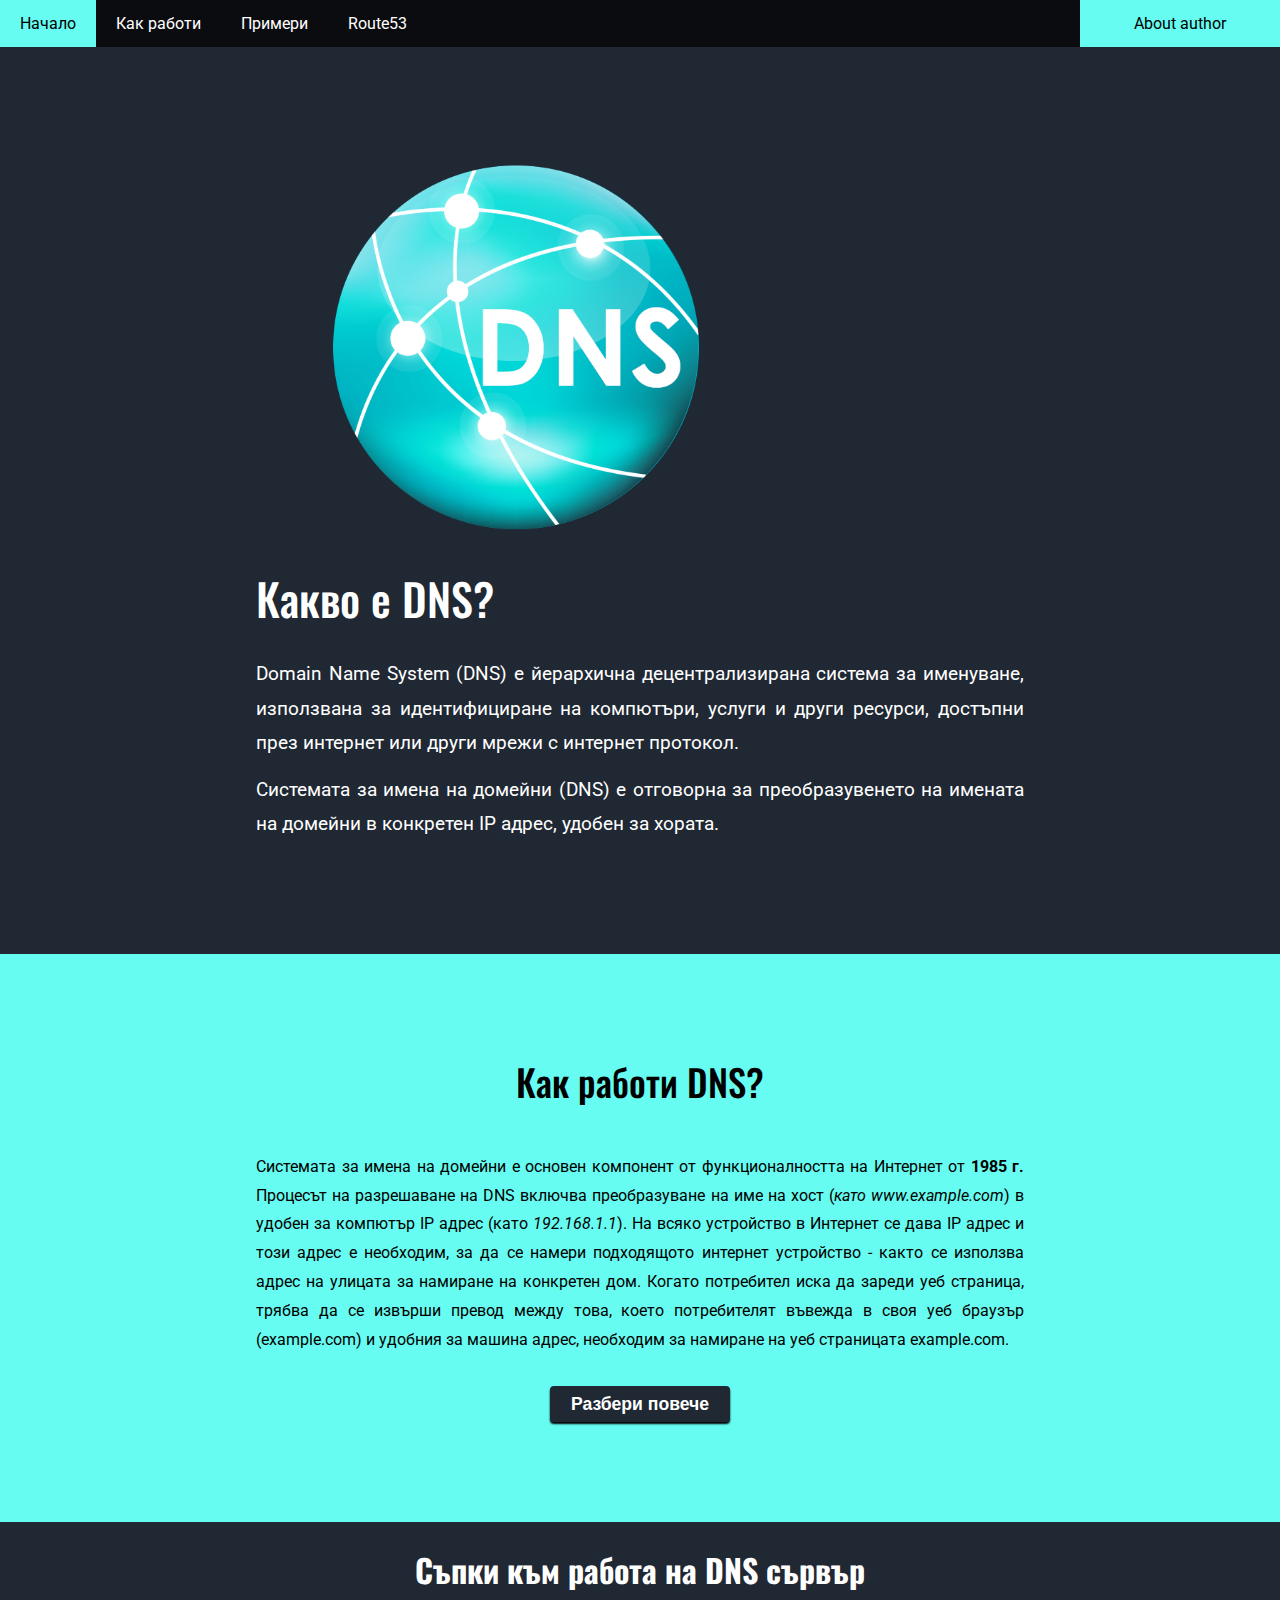
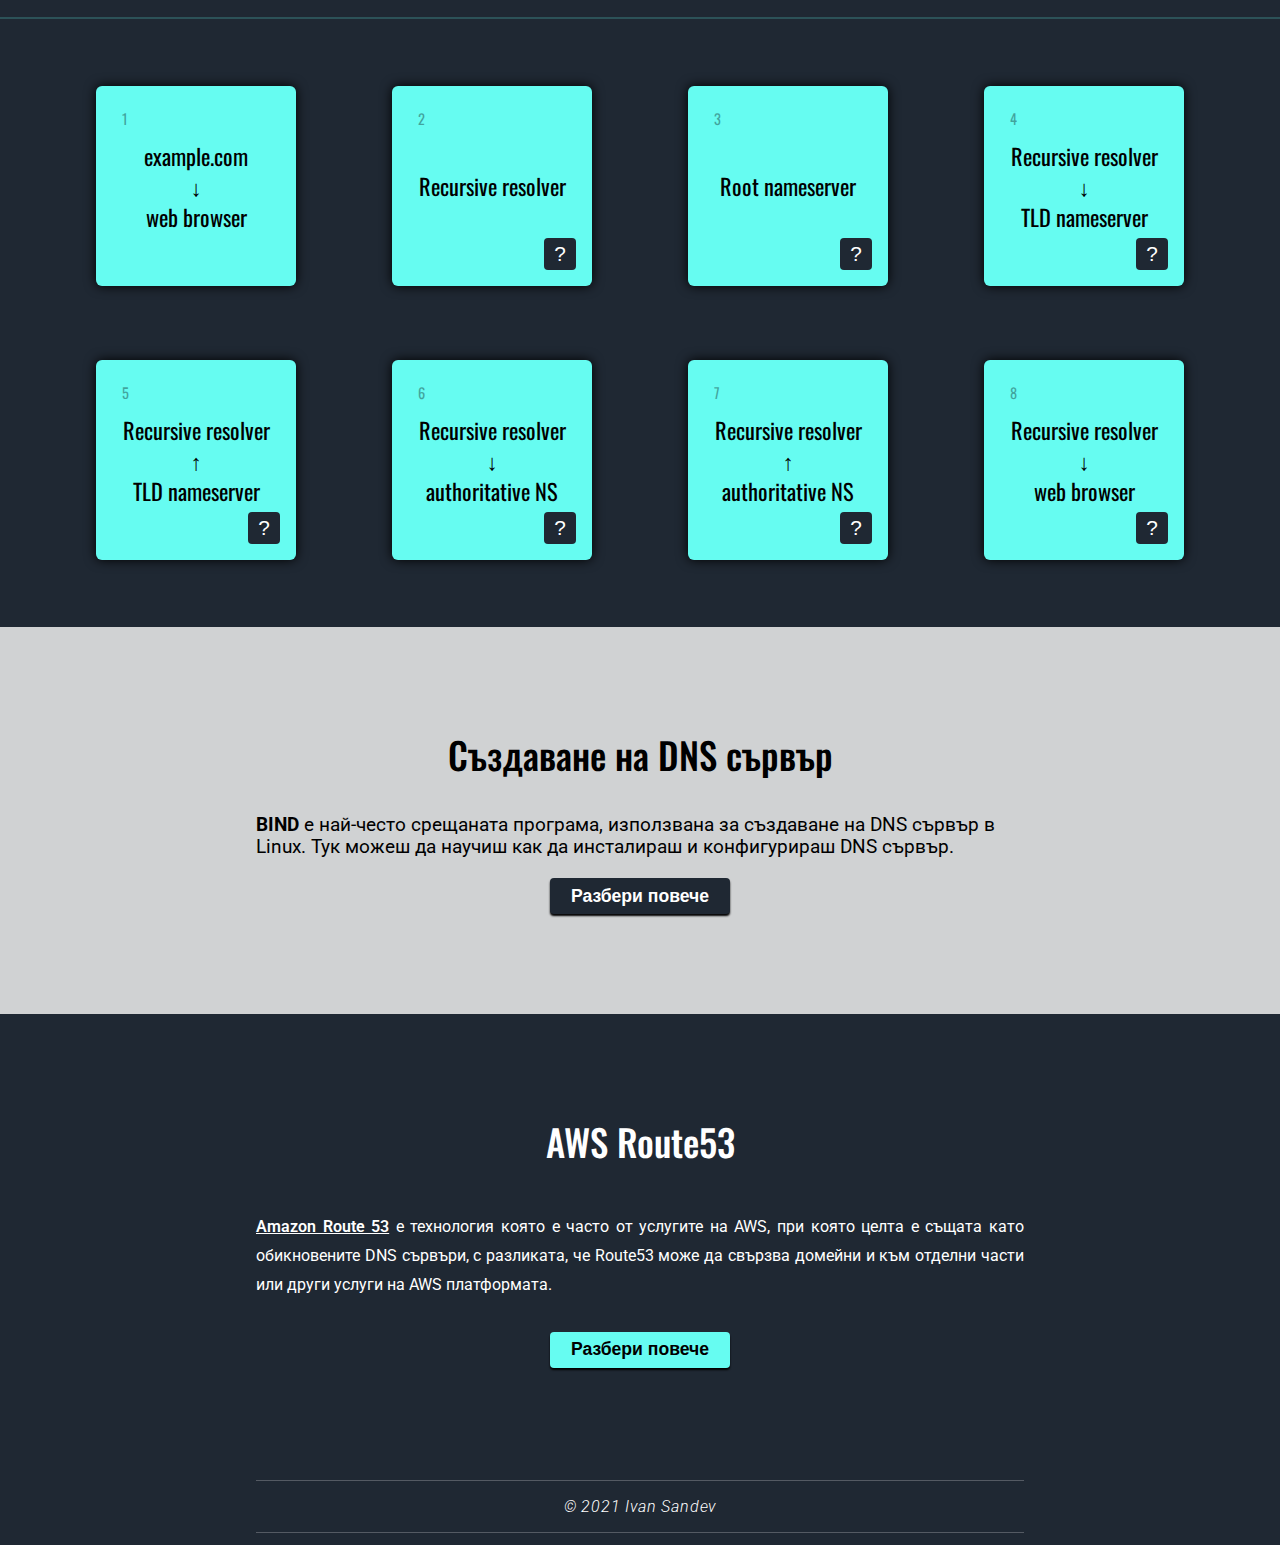
<file: index.html>
<!DOCTYPE html>
<html lang="en">

<head>
    <meta charset="UTF-8">
    <meta http-equiv="X-UA-Compatible" content="IE=edge">
    <meta name="viewport" content="width=device-width, initial-scale=1.0">
    <title>DNS Server</title>
    <!-- CSS -->
    <link rel="stylesheet" href="css/style.css">
    <!-- Google Fonts -->
    <link rel="preconnect" href="https://fonts.googleapis.com">
    <link rel="preconnect" href="https://fonts.gstatic.com" crossorigin>
    <link
        href="https://fonts.googleapis.com/css2?family=Roboto:ital,wght@0,300;0,400;0,500;0,700;1,300;1,400;1,500;1,700&display=swap"
        rel="stylesheet">
    <link href="https://fonts.googleapis.com/css2?family=Oswald:wght@400;500;600;700&display=swap" rel="stylesheet">
</head>

<body>
    <ul class="navbar">
        <li><a href="index.html" class="active">Начало</a></li>
        <li><a href="explanation.html">Как работи</a></li>
        <li><a href="examples.html">Примери</a></li>
        <li><a href="route53.html">Route53</a></li>
        <li id="last-wrapper">
            <a href="author.html" id="last">About author</a>
            <div id="author-quick-info">
                <p><strong>Име:</strong> Иван Сандев</p>
                <p><strong>Група:</strong> 51</p>
                <p><strong>Фак №:</strong> 123218009</p>
            </div>
        </li>
    </ul>

    <!-- MAIN CONTENT ON LANDING PAGE -->
    <div class="background-1">
        <div class="container">
            <div class="dns-image">
                <img src="images/dns_logo.png" alt="DNS Image">
            </div>
            <div class="basic-info">
                <h1 id="main-heading">Какво е DNS?</h1>
                <p>Domain Name System (DNS) е йерархична децентрализирана система за именуване, използвана за
                    идентифициране на компютъри, услуги и други ресурси, достъпни през интернет или други мрежи с
                    интернет протокол.</p>
                <p>Системата за имена на домейни (DNS) е отговорна за преобразувенето на имената на домейни в конкретен
                    IP адрес, удобен за хората.</p>
            </div>
        </div>
    </div>

    <!-- Section - Как работи DNS -->
    <div class="background-2">
        <div class="container">
            <h1 class="section-heading">Как работи DNS?</h1>
            <p>Системата за имена на домейни е основен компонент от функционалността на Интернет от <strong>1985
                    г.</strong> Процесът на разрешаване на DNS включва преобразуване на име на хост (<em>като
                    www.example.com</em>) в
                удобен за компютър IP адрес (като <em>192.168.1.1</em>). На всяко устройство в Интернет се дава IP
                адрес и
                този адрес е необходим, за да се намери подходящото интернет устройство - както се използва адрес на
                улицата за намиране на конкретен дом. Когато потребител иска да зареди уеб страница, трябва да се
                извърши превод между това, което потребителят въвежда в своя уеб браузър (example.com) и удобния за
                машина адрес, необходим за намиране на уеб страницата example.com.</p>
            <button onclick="location.href='explanation.html'" class="read-more">Разбери повече</button>
        </div>
        <!-- Section - Как работи DNS - steps -->
        <div class="background-1">
            <h1 style="padding: 24px 0; text-align: center; font-family: 'Oswald', sans-serif;">Съпки към работа на DNS
                сървър</h1>
            <hr style="border: 1px solid #66FCF1; opacity: 0.2">
            <div class="container-wide-wrapper">

                <!-- POPOUT -->
                <div class="popup" id="popup-1">
                    <div class="overlay"></div>
                    <div class="content">
                        <div class="close-btn" onclick="togglePopup()">&times;</div>
                        <h1 id="popup-title">Title</h1>
                        <p id="popup-content">Content</p>
                    </div>
                </div>

                <!-- CONTENT -->
                <div class="container-wide">
                    <table>
                        <tr>
                            <td class="numbering">1</td>
                        </tr>
                        <tr>
                            <th>example.com<br>↓<br>web browser</th>
                        </tr>
                        <td></td>
                    </table>
                    <table>
                        <tr>
                            <td class="numbering">2</td>
                        </tr>
                        <tr>
                            <th>Recursive resolver</th>
                        </tr>
                        <tr>
                            <td>
                                <button
                                    onclick="togglePopup('Recursive resolver', 'Това се намира между клиент и авторитетните nameserver-и. (Доставчикът на интернет услуги (ISP) обикновено предоставя рекурсивен преобразувател. Някои обаче могат да изберат да използват публичен DNS преобразувател.) След като получи заявка, рекурсивният преобразувател или ще отговори с кеширана информация, или ще изпрати заявка до друг nameserver.')">?</button>

                            </td>
                        </tr>
                    </table>
                    <table>
                        <tr>
                            <td class="numbering">3</td>
                        </tr>
                        <tr>
                            <th>Root nameserver</th>
                        </tr>
                        <tr>
                            <td><button
                                    onclick="togglePopup('Root nameserver', 'Това е първата стъпка в превеждането на имена на домейни в IP адреси. Основната му задача е да сочи към други по-специфични сървъри. Той отговаря на резолвера с името на TLD nameserver, който съхранява информацията за своите домейни.')">?</button>
                            </td>
                        </tr>
                    </table>
                    <table>
                        <tr>
                            <td class="numbering">4</td>
                        </tr>
                        <tr>
                            <th>Recursive resolver<br>↓<br>TLD nameserver</th>
                        </tr>
                        <tr>
                            <td><button
                                    onclick="togglePopup('Recursive resolver', 'Рекурсивният преобразувател изпраща заявка до сървъра за имена на TLD.')">?</button>
                            </td>
                        </tr>
                    </table>
                </div>
                <div class="container-wide">
                    <table>
                        <tr>
                            <td class="numbering">5</td>
                        </tr>
                        <tr>
                            <th>Recursive resolver<br>↑<br>TLD nameserver</th>
                        </tr>
                        <td><button
                                onclick="togglePopup('Recursive resolver <-> TLD nameserver', 'TLD неймсървъра отговаря с имената и възможните IP адреси на авторитетните неймсървъри.')">?</button>
                        </td>
                    </table>
                    <table>
                        <tr>
                            <td class="numbering">6</td>
                        </tr>
                        <tr>
                            <th>Recursive resolver<br>↓<br>authoritative NS</th>
                        </tr>
                        <tr>
                            <td><button
                                    onclick="togglePopup('Recursive resolver <-> authoritative nameserver', 'Рекурсивният разделител изпраща заявка до авторитетния неймсървър. В края на DNS търсенето (lookup), този сървър държи и е последният арбитър на ресурсните записи. Като последна стъпка в процеса, този сървър може да върне записа, необходим на уеб браузъра.')">?</button>
                            </td>
                        </tr>
                    </table>
                    <table>
                        <tr>
                            <td class="numbering">7</td>
                        </tr>
                        <tr>
                            <th>Recursive resolver<br>↑<br>authoritative NS</th>
                        </tr>
                        <tr>
                            <td><button
                                    onclick="togglePopup('Recursive resolver <-> authoritative nameserver', 'Авторитетният неймсървър връща исканите данни към рекурсивния преобразувател.')">?</button>
                            </td>
                        </tr>
                    </table>
                    <table>
                        <tr>
                            <td class="numbering">8</td>
                        </tr>
                        <tr>
                            <th>Recursive resolver<br>↓<br>web browser</th>
                        </tr>
                        <tr>
                            <td><button
                                    onclick="togglePopup('Recursive resolver <-> web browser', 'Рекурсивният преобразувател отговаря на уеб браузъра с исканите данни и потребителят получава техния отговор.')">?</button>
                            </td>
                        </tr>
                    </table>
                </div>
            </div>
        </div>
        <!-- Section - Създаване на DNS -->
        <div class="background-3">
            <div class="container">
                <h1 class="section-heading">Създаване на DNS сървър</h1>
                <h3 style="font-weight: 400;"><strong>BIND</strong> е най-често срещаната програма, използвана за създаване на DNS сървър в Linux.
                    Тук можеш да научиш как да инсталираш и конфигурираш DNS сървър.</h3>
                <button onclick="location.href='examples.html'" class="read-more">Разбери повече</button>
            </div>
        </div>
        <!-- Section - AWS Route53 -->
        <div class="background-1">
            <div class="container">
                <h1 class="section-heading">AWS Route53</h1>
                <p><a href="https://aws.amazon.com/route53/" target="_blank">Amazon Route 53</a> е технология която е
                    часто от услугите на AWS, при която целта е същата като обикновените DNS сървъри, с разликата, че
                    Route53 може да свързва домейни и към отделни части или други услуги на AWS платформата.</p>
                <p></p>
                <button onclick="location.href='route53.html'" class="read-more">Разбери повече</button>
            </div>
        </div>
        <footer class="background-1">
            <p><em>© 2021 Ivan Sandev</em></p>
        </footer>

        <script src="scripts/script.js"></script>
</body>

</html>
</file>
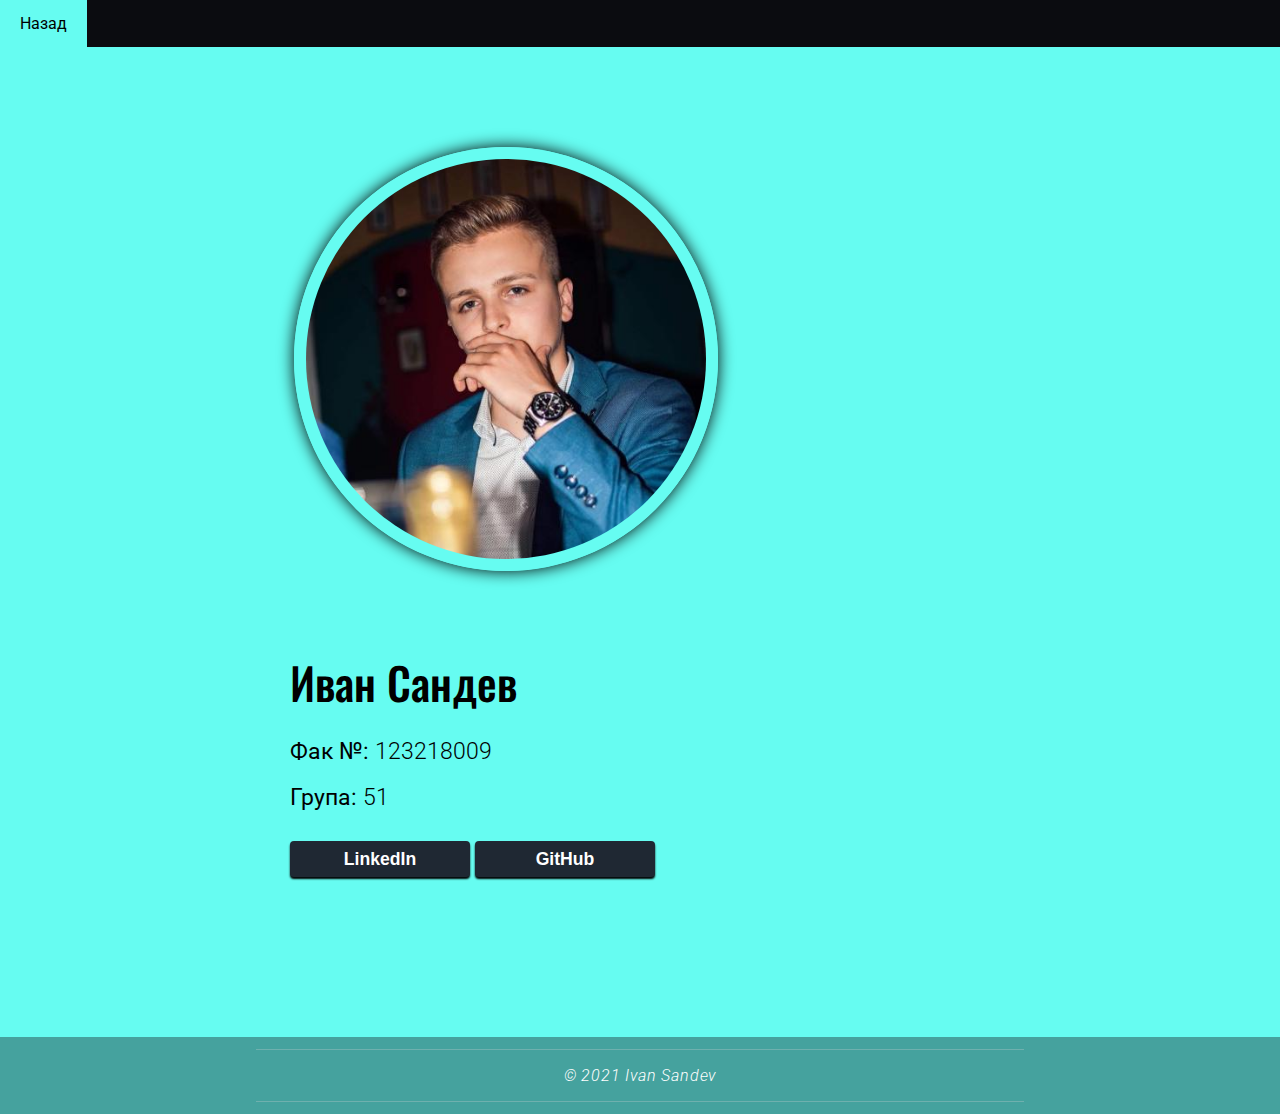
<file: author.html>
<!DOCTYPE html>
<html lang="en">

<head>
    <meta charset="UTF-8">
    <meta http-equiv="X-UA-Compatible" content="IE=edge">
    <meta name="viewport" content="width=device-width, initial-scale=1.0">
    <title>DNS Server</title>
    <!-- CSS -->
    <link rel="stylesheet" href="css/style.css">
    <!-- Google Fonts -->
    <link rel="preconnect" href="https://fonts.googleapis.com">
    <link rel="preconnect" href="https://fonts.gstatic.com" crossorigin>
    <link
        href="https://fonts.googleapis.com/css2?family=Roboto:ital,wght@0,300;0,400;0,500;0,700;1,300;1,400;1,500;1,700&display=swap"
        rel="stylesheet">
    <link href="https://fonts.googleapis.com/css2?family=Oswald:wght@400;500;600;700&display=swap" rel="stylesheet">

</head>

<body>
    <ul class="navbar">
        <li><a href="index.html">Назад</a></li>
    </ul>

    <!-- MAIN CONTENT ON LANDING PAGE -->
    <div class="background-2">
        <div class="container">
            <div id="profile-picture">
                <img src="images/profile.jpeg" alt="DNS Image">
            </div>
            <div id="author-info">
                <h1 id="main-heading">Иван Сандев</h1>
                <h3><strong>Фак №:</strong> 123218009</h3>
                <h3><strong>Група:</strong> 51</h3>
                <button onclick="location.href='https://www.linkedin.com/in/ivansandev/'"
                    class="read-more">LinkedIn</button>
                <button onclick="location.href='https://github.com/ivansandev'" class="read-more">GitHub</button>
            </div>
        </div>

        <!-- Section - Как работи DNS -->
        <footer class="background-4">
            <p><em>© 2021 Ivan Sandev</em></p>
        </footer>

        <script src="scripts/script.js"></script>
</body>

</html>
</file>
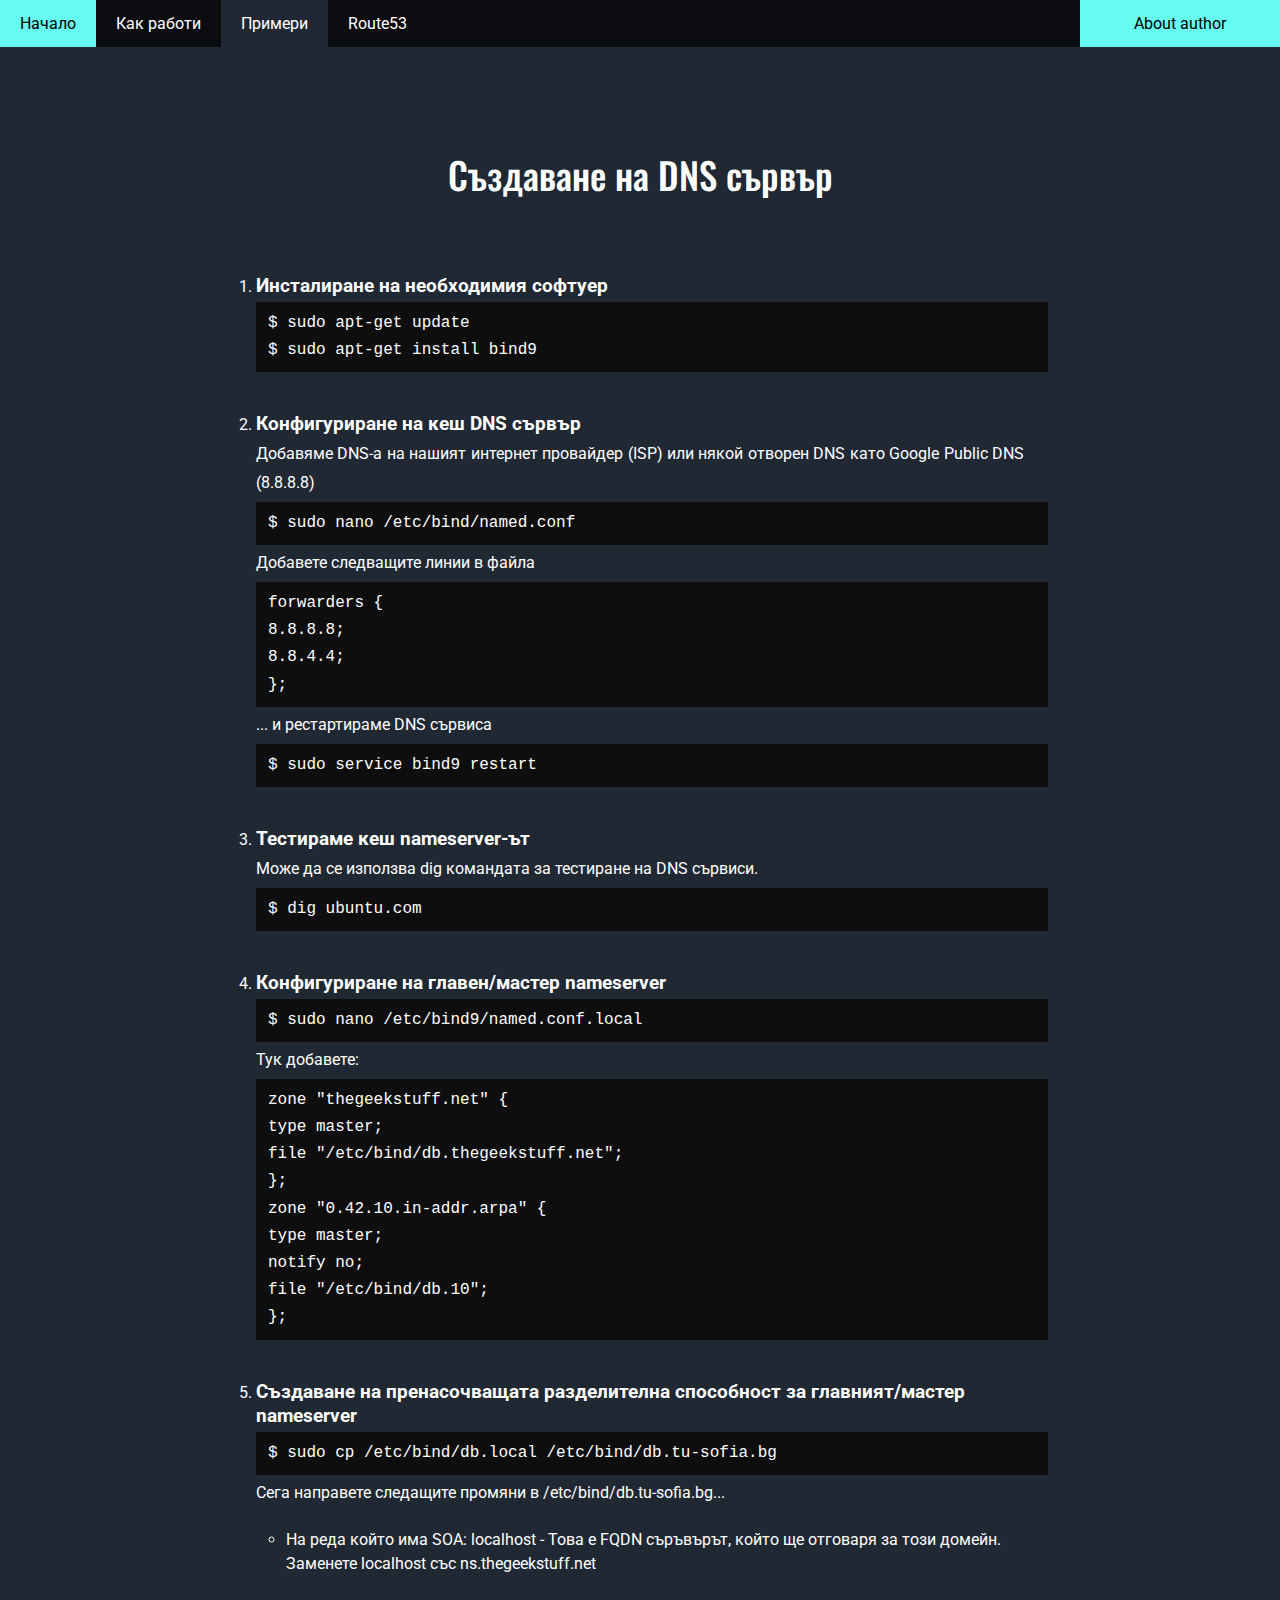
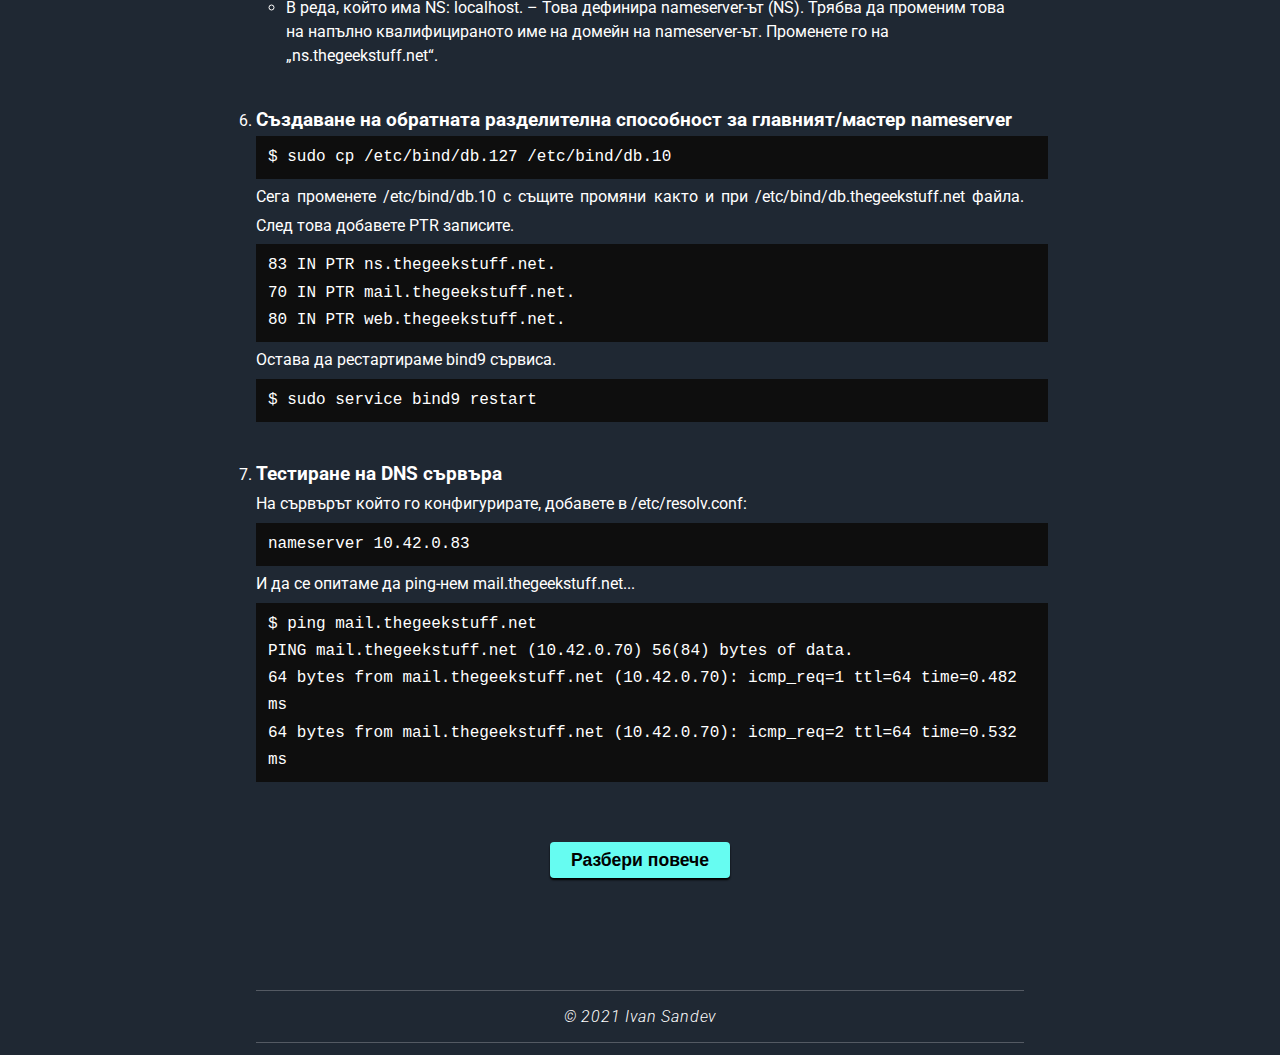
<file: examples.html>
<!DOCTYPE html>
<html lang="en">

<head>
    <meta charset="UTF-8">
    <meta http-equiv="X-UA-Compatible" content="IE=edge">
    <meta name="viewport" content="width=device-width, initial-scale=1.0">
    <title>DNS Server</title>
    <!-- CSS -->
    <link rel="stylesheet" href="css/style.css">
    <!-- Google Fonts -->
    <link rel="preconnect" href="https://fonts.googleapis.com">
    <link rel="preconnect" href="https://fonts.gstatic.com" crossorigin>
    <link
        href="https://fonts.googleapis.com/css2?family=Roboto:ital,wght@0,300;0,400;0,500;0,700;1,300;1,400;1,500;1,700&display=swap"
        rel="stylesheet">
    <link href="https://fonts.googleapis.com/css2?family=Oswald:wght@400;500;600;700&display=swap" rel="stylesheet">
</head>

<body>
    <ul class="navbar">
        <li><a href="index.html">Начало</a></li>
        <li><a href="explanation.html">Как работи</a></li>
        <li><a href="examples.html" class="active">Примери</a></li>
        <li><a href="route53.html">Route53</a></li>
        <li id="last-wrapper">
            <a href="author.html" id="last">About author</a>
            <div id="author-quick-info">
                <p><strong>Име:</strong> Иван Сандев</p>
                <p><strong>Група:</strong> 51</p>
                <p><strong>Фак №:</strong> 123218009</p>
            </div>
        </li>
    </ul>

    <div class="background-1">
        <div class="container">
            <h1 class="section-heading">Създаване на DNS сървър</h1>
            <ol id="creating-dns-container">
                <li>
                    <h3>Инсталиране на необходимия софтуер</h3>
                    <code>
                        $ sudo apt-get update <br>
                        $ sudo apt-get install bind9
                    </code>
                </li>

                <li>
                    <h3>Конфигуриране на кеш DNS сървър</h3>
                    <p>Добавяме DNS-a на нашият интернет провайдер (ISP) или някой отворен DNS като Google Public DNS
                        (8.8.8.8)</p>
                    <code>
                    $ sudo nano /etc/bind/named.conf
                </code>
                    <p>Добавете следващите линии в файла</p>
                    <code>
                    forwarders { <br>
                        8.8.8.8; <br>
                        8.8.4.4; <br>
                    };
                </code>
                    <p>... и рестартираме DNS сървиса</p>
                    <code>$ sudo service bind9 restart</code>
                </li>

                <li>
                    <h3>Тестираме кеш nameserver-ът</h3>
                    <p>Може да се използва dig командата за тестиране на DNS сървиси.</p>
                    <code>$ dig ubuntu.com</code>
                </li>

                <li>
                    <h3>Конфигуриране на главен/мастер nameserver</h3>
                    <code>
                    $ sudo nano /etc/bind9/named.conf.local
                </code>
                    <p>Тук добавете:</p>
                    <code>
                    zone "thegeekstuff.net" { <br>
                        type master; <br>
                        file "/etc/bind/db.thegeekstuff.net"; <br>
                    }; <br>
                    zone "0.42.10.in-addr.arpa" { <br>
                            type master; <br>
                            notify no; <br>
                            file "/etc/bind/db.10"; <br>
                    };
                    </code>
                </li>

                <li>
                    <h3>Създаване на пренасочващата разделителна способност за главният/мастер nameserver</h3>
                    <code>
                        $ sudo cp /etc/bind/db.local /etc/bind/db.tu-sofia.bg
                    </code>
                    <p>Сега направете следащите промяни в /etc/bind/db.tu-sofia.bg...</p>
                    <ul style="padding-left: 30px">
                        <li>На реда който има SOA: localhost - Това е FQDN съръвърът, който ще отговаря за
                            този домейн. Заменете localhost със ns.thegeekstuff.net</li>
                        <li>В реда, който има NS: localhost. – Това дефинира nameserver-ът (NS).
                            Трябва да променим това на напълно квалифицираното име на домейн на nameserver-ът.
                            Променете го на „ns.thegeekstuff.net“.</li>
                    </ul>
                </li>

                <li>
                    <h3>Създаване на обратната разделителна способност за главният/мастер nameserver</h3>
                    <code>
                        $ sudo cp /etc/bind/db.127 /etc/bind/db.10
                    </code>
                    <p>Сега променете /etc/bind/db.10 с същите промяни както и при /etc/bind/db.thegeekstuff.net файла.
                        След това добавете PTR записите.</p>
                    <code>
                        83   IN  PTR ns.thegeekstuff.net. <br>
                        70   IN  PTR mail.thegeekstuff.net. <br>
                        80   IN  PTR web.thegeekstuff.net.
                    </code>
                    <p>Остава да рестартираме bind9 сървиса.</p>
                    <code>$ sudo service bind9 restart</code>
                </li>

                <li>
                    <h3>Тестиране на DNS сървъра</h3>
                    <p>На сървърът който го конфигурирате, добавете в /etc/resolv.conf:</p>
                    <code>nameserver 10.42.0.83</code>
                    <p>И да се опитаме да ping-нем mail.thegeekstuff.net...</p>
                    <code>$ ping mail.thegeekstuff.net <br>
                        PING mail.thegeekstuff.net (10.42.0.70) 56(84) bytes of data. <br>
                        64 bytes from mail.thegeekstuff.net (10.42.0.70): icmp_req=1 ttl=64 time=0.482 ms <br>
                        64 bytes from mail.thegeekstuff.net (10.42.0.70): icmp_req=2 ttl=64 time=0.532 ms
                    </code>

                </li>

            </ol>
            <button onclick="location.href='https://ubuntu.com/server/docs/service-domain-name-service-dns'"
                class="read-more">Разбери повече</button>
        </div>
    </div>

    <!-- Section - Как работи DNS -->
    <footer class="background-1">
        <p><em>© 2021 Ivan Sandev</em></p>
    </footer>

    <script src="scripts/script.js"></script>
</body>

</html>
</file>
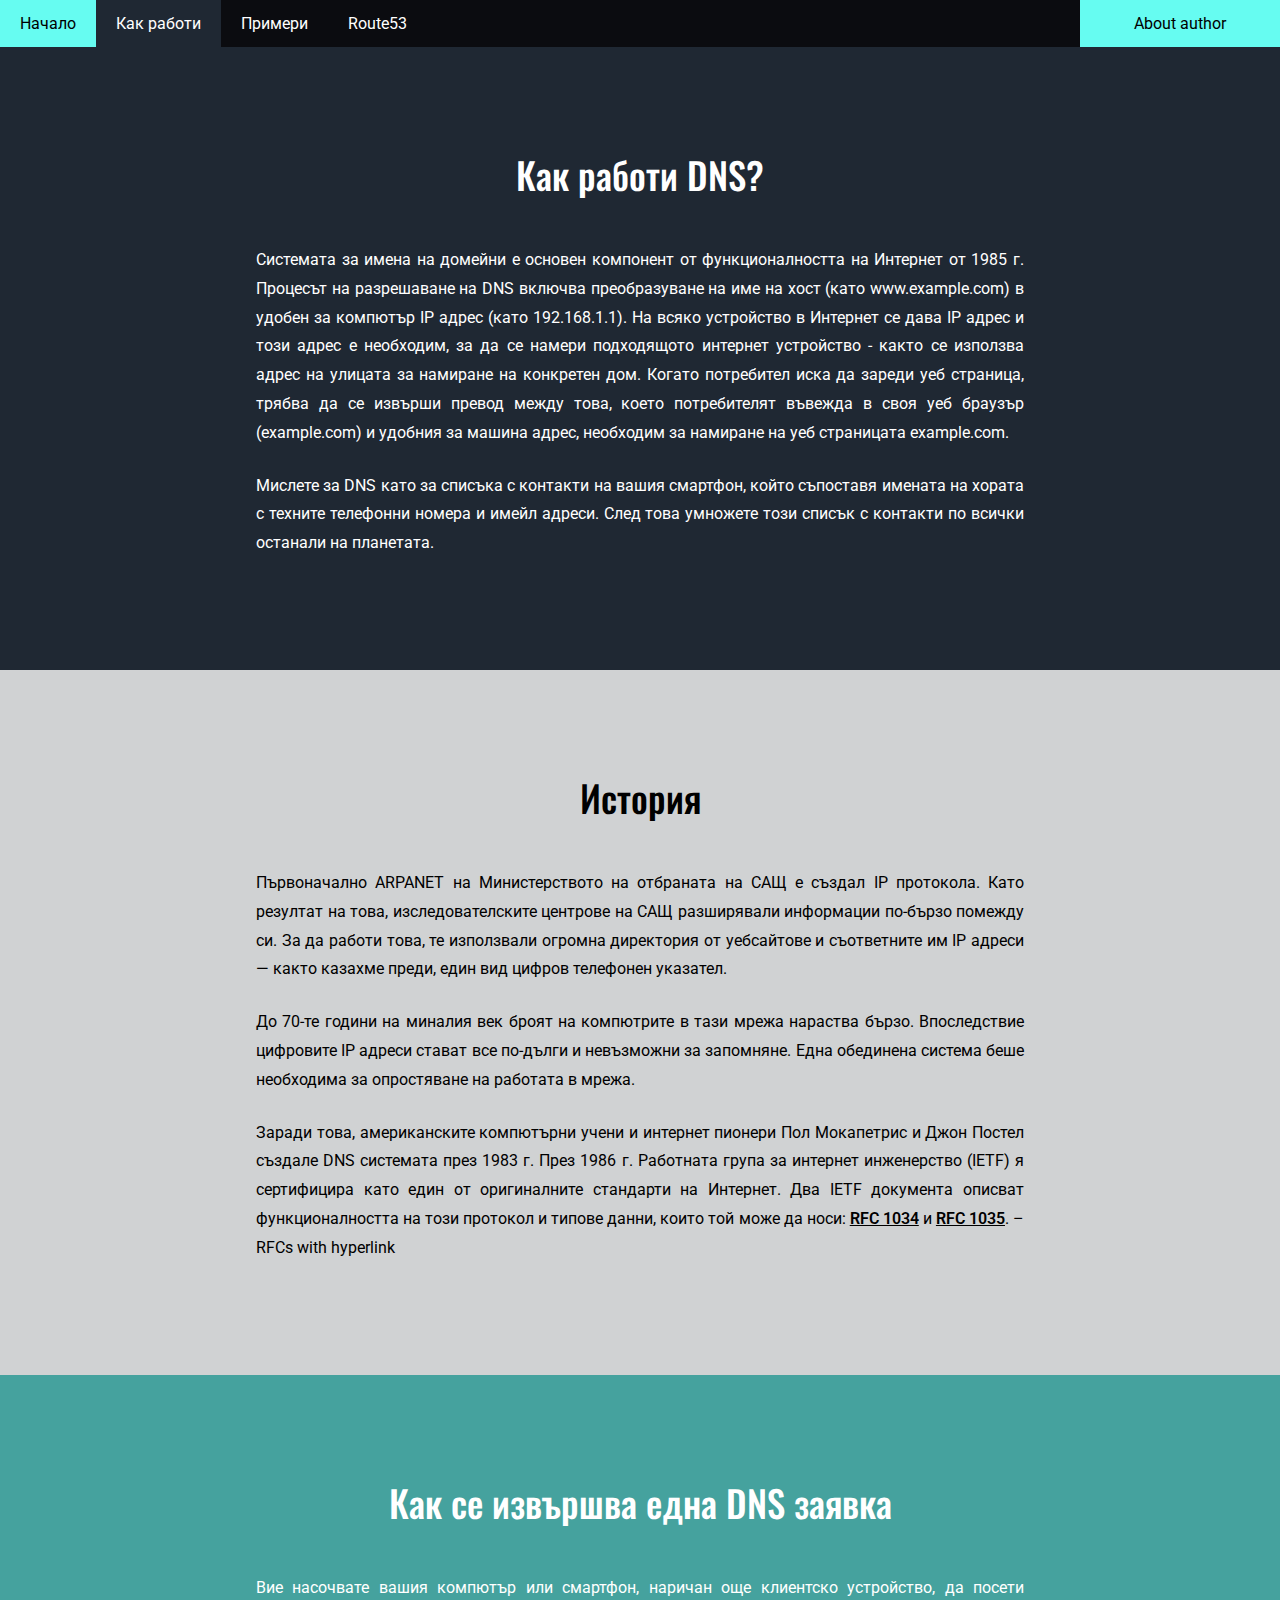
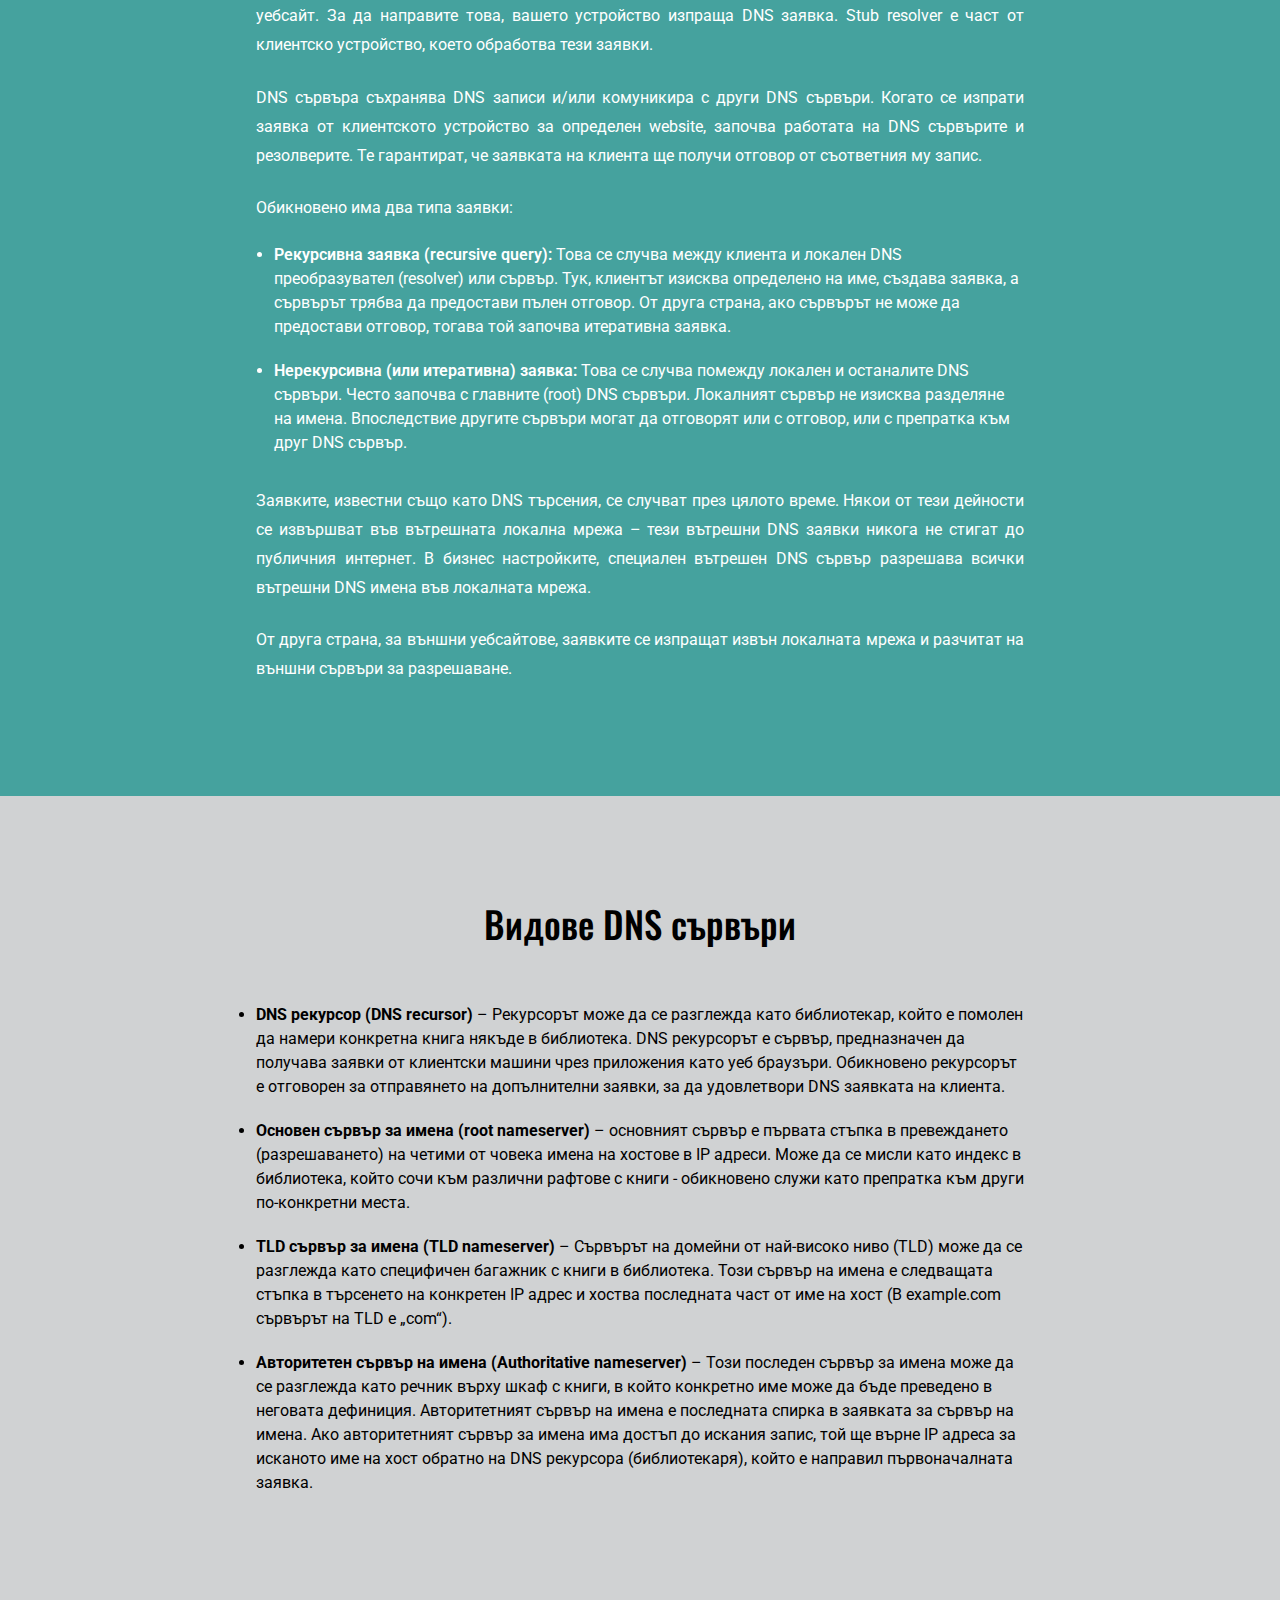
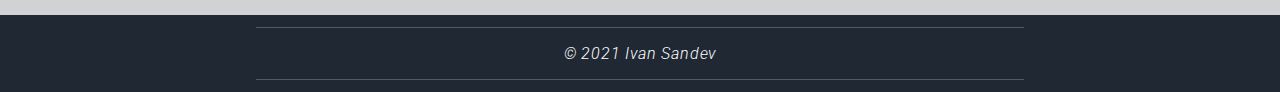
<file: explanation.html>
<!DOCTYPE html>
<html lang="en">

<head>
    <meta charset="UTF-8">
    <meta http-equiv="X-UA-Compatible" content="IE=edge">
    <meta name="viewport" content="width=device-width, initial-scale=1.0">
    <title>DNS Server</title>
    <!-- CSS -->
    <link rel="stylesheet" href="css/style.css">
    <!-- Google Fonts -->
    <link rel="preconnect" href="https://fonts.googleapis.com">
    <link rel="preconnect" href="https://fonts.gstatic.com" crossorigin>
    <link
        href="https://fonts.googleapis.com/css2?family=Roboto:ital,wght@0,300;0,400;0,500;0,700;1,300;1,400;1,500;1,700&display=swap"
        rel="stylesheet">
    <link href="https://fonts.googleapis.com/css2?family=Oswald:wght@400;500;600;700&display=swap" rel="stylesheet">
</head>

<body>
    <ul class="navbar">
        <li><a href="index.html">Начало</a></li>
        <li><a href="explanation.html" class="active">Как работи</a></li>
        <li><a href="examples.html">Примери</a></li>
        <li><a href="route53.html">Route53</a></li>
        <li id="last-wrapper">
            <a href="author.html" id="last">About author</a>
            <div id="author-quick-info">
                <p><strong>Име:</strong> Иван Сандев</p>
                <p><strong>Група:</strong> 51</p>
                <p><strong>Фак №:</strong> 123218009</p>
            </div>
        </li>
    </ul>

    <!-- MAIN CONTENT ON LANDING PAGE -->
    <div class="background-1">
        <div class="container">
            <h1 class="section-heading">Как работи DNS?</h1>
            <p>Системата за имена на домейни е основен компонент от функционалността на Интернет от 1985 г. Процесът на
                разрешаване на DNS включва преобразуване на име на хост (като www.example.com) в удобен за компютър IP
                адрес (като 192.168.1.1). На всяко устройство в Интернет се дава IP адрес и този адрес е необходим, за
                да се намери подходящото интернет устройство - както се използва адрес на улицата за намиране на
                конкретен дом. Когато потребител иска да зареди уеб страница, трябва да се извърши превод между това,
                което потребителят въвежда в своя уеб браузър (example.com) и удобния за машина адрес, необходим за
                намиране на уеб страницата example.com.</p>
            <p>Мислете за DNS като за списъка с контакти на вашия смартфон, който съпоставя имената на хората с
                техните телефонни номера и имейл адреси. След това умножете този списък с контакти по всички
                останали на планетата.</p>
        </div>
    </div>

    <!-- Authoritative vs Recursive DNS -->
    <div class="background-3">
        <div class="container">
            <h1 class="section-heading">История</h1>
            <p>Първоначално ARPANET на Министерството на отбраната на САЩ е създал IP протокола. Като резултат на това,
                изследователските центрове на САЩ разширявали информации по-бързо помежду си. За да работи това, те
                използвали огромна директория от уебсайтове и съответните им IP адреси — както казахме преди, един вид
                цифров телефонен указател.</p>
            <p>До 70-те години на миналия век броят на компютрите в тази мрежа нараства бързо. Впоследствие цифровите IP
                адреси стават все по-дълги и невъзможни за запомняне. Една обединена система беше необходима за
                опростяване на работата в мрежа.</p>
            <p>Заради това, американските компютърни учени и интернет пионери Пол Мокапетрис и Джон Постел създале DNS
                системата през 1983 г. През 1986 г. Работната група за интернет инженерство (IETF) я сертифицира като
                един от оригиналните стандарти на Интернет. Два IETF документа описват функционалността на този протокол
                и типове данни, които той може да носи: <a href="https://datatracker.ietf.org/doc/html/rfc1034"
                    target="_blank" rel="noopener noreferrer">RFC 1034</a> и <a
                    href="https://datatracker.ietf.org/doc/html/rfc1035" target="_blank" rel="noopener noreferrer">RFC
                    1035</a>. – RFCs with hyperlink</p>
        </div>
    </div>

    <div class="background-4">
        <div class="container">
            <h1 class="section-heading">Как се извършва една DNS заявка</h1>
            <p>Вие насочвате вашия компютър или смартфон, наричан още клиентско устройство, да посети уебсайт. За да
                направите това, вашето устройство изпраща DNS заявка. Stub resolver е част от клиентско устройство,
                което обработва тези заявки.</p>
            <p>DNS сървъра съхранява DNS записи и/или комуникира с други DNS сървъри. Когато се изпрати заявка от
                клиентското устройство за определен website, започва работата на DNS сървърите и резолверите. Те
                гарантират, че заявката на клиента ще получи отговор от съответния му запис.</p>
            <p style="margin-bottom: 0;">Обикновено има два типа заявки:</p>
            <ul style="padding-left: 18px">
                <li><span>Рекурсивна заявка (recursive query):</span> Това се случва между клиента и локален DNS
                    преобразувател
                    (resolver) или сървър. Тук, клиентът изисква определено на име, създава заявка, а сървърът трябва да
                    предостави пълен отговор. От друга страна, ако сървърът не може да предостави отговор, тогава той
                    започва итеративна заявка.</li>
                <li><span>Нерекурсивна (или итеративна) заявка:</span> Това се случва помежду локален и останалите DNS
                    сървъри.
                    Често започва с главните (root) DNS сървъри. Локалният сървър не изисква разделяне на имена.
                    Впоследствие другите сървъри могат да отговорят или с отговор, или с препратка към друг DNS сървър.
                </li>
            </ul>

            <p>Заявките, известни също като DNS търсения, се случват през цялото време. Някои от тези дейности се
                извършват във вътрешната локална мрежа – тези вътрешни DNS заявки никога не стигат до публичния
                интернет. В бизнес настройките, специален вътрешен DNS сървър разрешава всички вътрешни DNS имена във
                локалната мрежа.
            </p>
            <p>От друга страна, за външни уебсайтове, заявките се изпращат извън локалната мрежа и разчитат на външни
                сървъри за разрешаване.
            </p>
        </div>
    </div>

    <div class="background-3">
        <div class="container">
            <h1 class="section-heading">Видове DNS сървъри</h1>
            <ul>
                <li><strong>DNS рекурсор (DNS recursor)</strong> – Рекурсорът може да се разглежда като библиотекар,
                    който е помолен да
                    намери конкретна книга някъде в библиотека. DNS рекурсорът е сървър, предназначен да получава заявки
                    от клиентски машини чрез приложения като уеб браузъри. Обикновено рекурсорът е отговорен за
                    отправянето на допълнителни заявки, за да удовлетвори DNS заявката на клиента.
                </li>
                <li><strong>Основен сървър за имена (root nameserver)</strong> – основният сървър е първата стъпка в
                    превеждането
                    (разрешаването) на четими от човека имена на хостове в IP адреси. Може да се мисли като индекс в
                    библиотека, който сочи към различни рафтове с книги - обикновено служи като препратка към други
                    по-конкретни места.</li>
                <li><strong>TLD сървър за имена (TLD nameserver)</strong> – Сървърът на домейни от най-високо ниво (TLD)
                    може да се
                    разглежда като специфичен багажник с книги в библиотека. Този сървър на имена е следващата стъпка в
                    търсенето на конкретен IP адрес и хоства последната част от име на хост (В example.com сървърът на
                    TLD е
                    „com“).</li>
                <li><strong>Авторитетен сървър на имена (Authoritative nameserver)</strong> – Този последен сървър за
                    имена може да се
                    разглежда като речник върху шкаф с книги, в който конкретно име може да бъде преведено в неговата
                    дефиниция. Авторитетният сървър на имена е последната спирка в заявката за сървър на имена. Ако
                    авторитетният сървър за имена има достъп до искания запис, той ще върне IP адреса за исканото име на
                    хост обратно на DNS рекурсора (библиотекаря), който е направил първоначалната заявка.</li>
            </ul>
        </div>

    </div>

    <footer class="background-1">
        <p><em>© 2021 Ivan Sandev</em></p>
    </footer>

    <script src="scripts/script.js"></script>
</body>

</html>
</file>
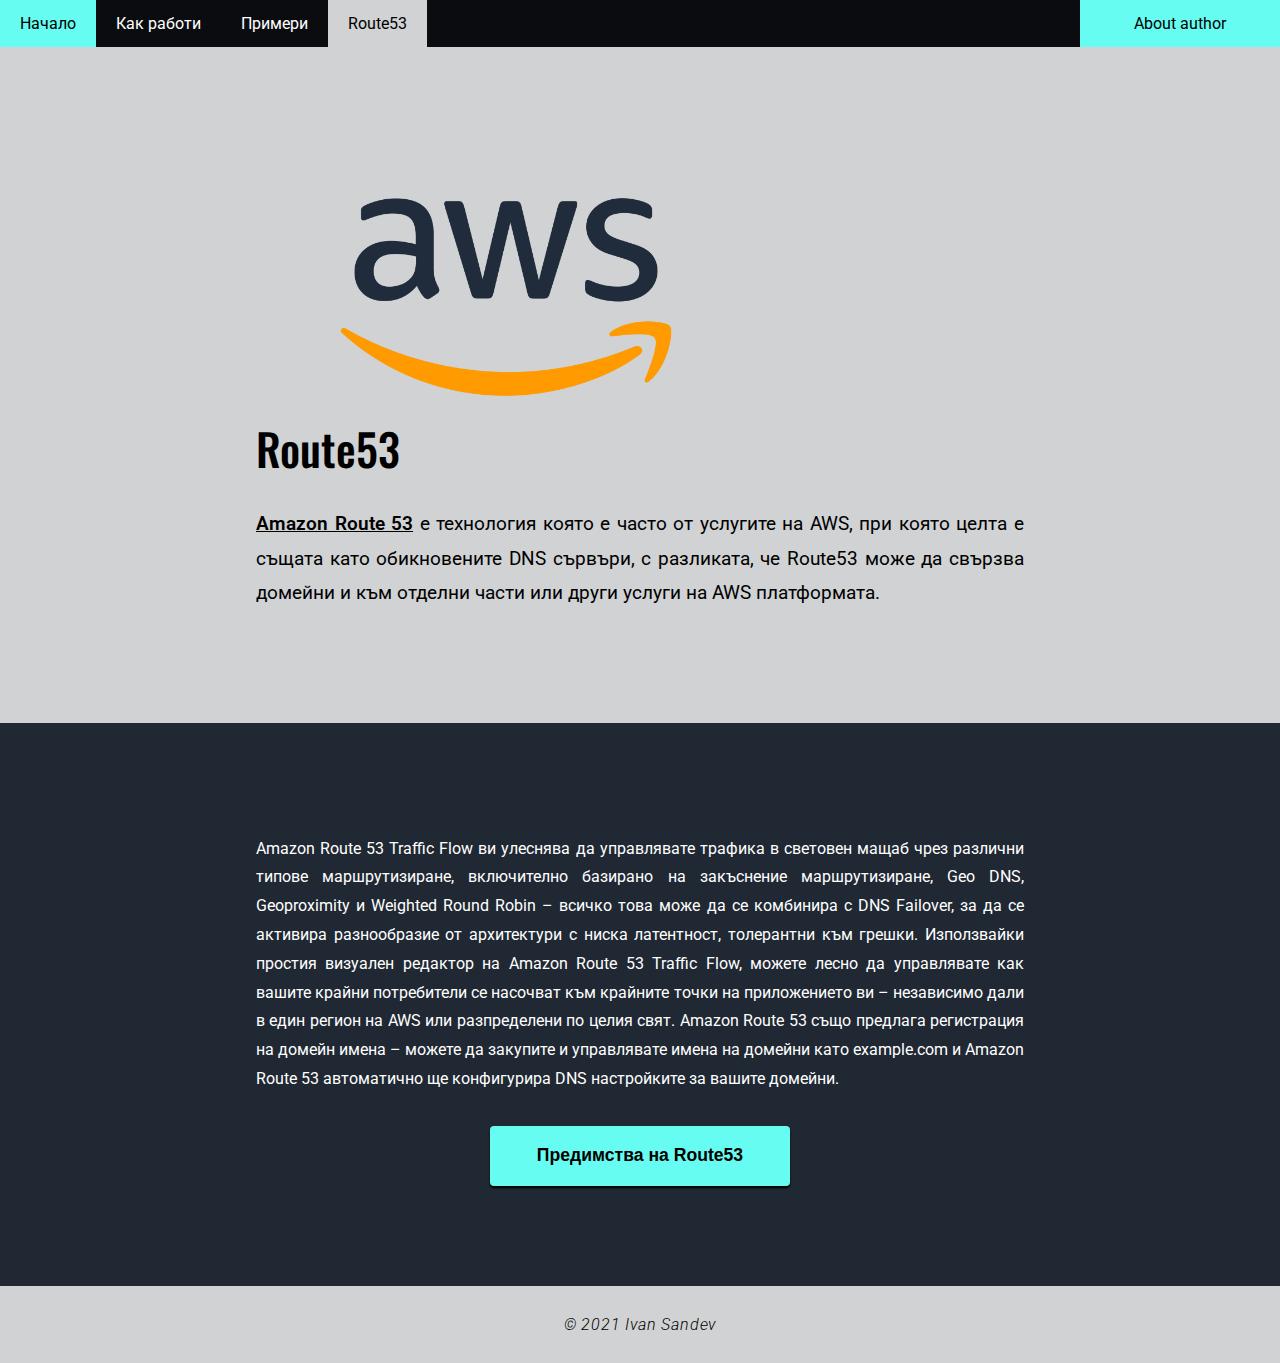
<file: route53.html>
<!DOCTYPE html>
<html lang="en">

<head>
    <meta charset="UTF-8">
    <meta http-equiv="X-UA-Compatible" content="IE=edge">
    <meta name="viewport" content="width=device-width, initial-scale=1.0">
    <title>DNS Server</title>
    <!-- CSS -->
    <link rel="stylesheet" href="css/style.css">
    <!-- Google Fonts -->
    <link rel="preconnect" href="https://fonts.googleapis.com">
    <link rel="preconnect" href="https://fonts.gstatic.com" crossorigin>
    <link
        href="https://fonts.googleapis.com/css2?family=Roboto:ital,wght@0,300;0,400;0,500;0,700;1,300;1,400;1,500;1,700&display=swap"
        rel="stylesheet">
    <link href="https://fonts.googleapis.com/css2?family=Oswald:wght@400;500;600;700&display=swap" rel="stylesheet">

</head>

<body>
    <ul class="navbar">
        <li><a href="index.html">Начало</a></li>
        <li><a href="explanation.html">Как работи</a></li>
        <li><a href="examples.html">Примери</a></li>
        <li><a href="route53.html" class="active" style="background-color: #D0D2D3; color: black;">Route53</a></li>
        <li id="last-wrapper">
            <a href="author.html" id="last">About author</a>
            <div id="author-quick-info">
                <p><strong>Име:</strong> Иван Сандев</p>
                <p><strong>Група:</strong> 51</p>
                <p><strong>Фак №:</strong> 123218009</p>
            </div>
        </li>
    </ul>

    <div class="background-3">
        <div class="container">
            <div class="aws-image">
                <img src="images/aws.png" alt="AWS logo">
            </div>
            <div class="basic-info">
                <h1 id="main-heading">Route53</h1>
                <p><a href="https://aws.amazon.com/route53/" target="_blank">Amazon Route 53</a> е технология която е
                    часто от услугите на AWS, при която целта е същата като обикновените DNS сървъри, с разликата, че
                    Route53 може да свързва домейни и към отделни части или други услуги на AWS платформата.</p>
            </div>
        </div>
    </div>

    <div class="background-1">
        <div class="container">
            <p>Amazon Route 53 Traffic Flow ви улеснява да управлявате трафика в световен мащаб чрез различни типове
                маршрутизиране, включително базирано на закъснение маршрутизиране, Geo DNS, Geoproximity и Weighted
                Round Robin – всичко това може да се комбинира с DNS Failover, за да се активира разнообразие от
                архитектури с ниска латентност, толерантни към грешки. Използвайки простия визуален редактор на Amazon
                Route 53 Traffic Flow, можете лесно да управлявате как вашите крайни потребители се насочват към
                крайните точки на приложението ви – независимо дали в един регион на AWS или разпределени по целия свят.
                Amazon Route 53 също предлага регистрация на домейн имена – можете да закупите и управлявате имена на
                домейни като example.com и Amazon Route 53 автоматично ще конфигурира DNS настройките за вашите домейни.
            </p>
            <button onclick="location.href='route53_pros.html'" class="read-more"
                style="width: 300px; height: 60px;">Предимства на Route53</button>
        </div>
    </div>

    <!-- Section - Как работи DNS -->
    <footer class="background-3">
        <p><em>© 2021 Ivan Sandev</em></p>
    </footer>

    <script src="scripts/script.js"></script>
</body>

</html>
</file>
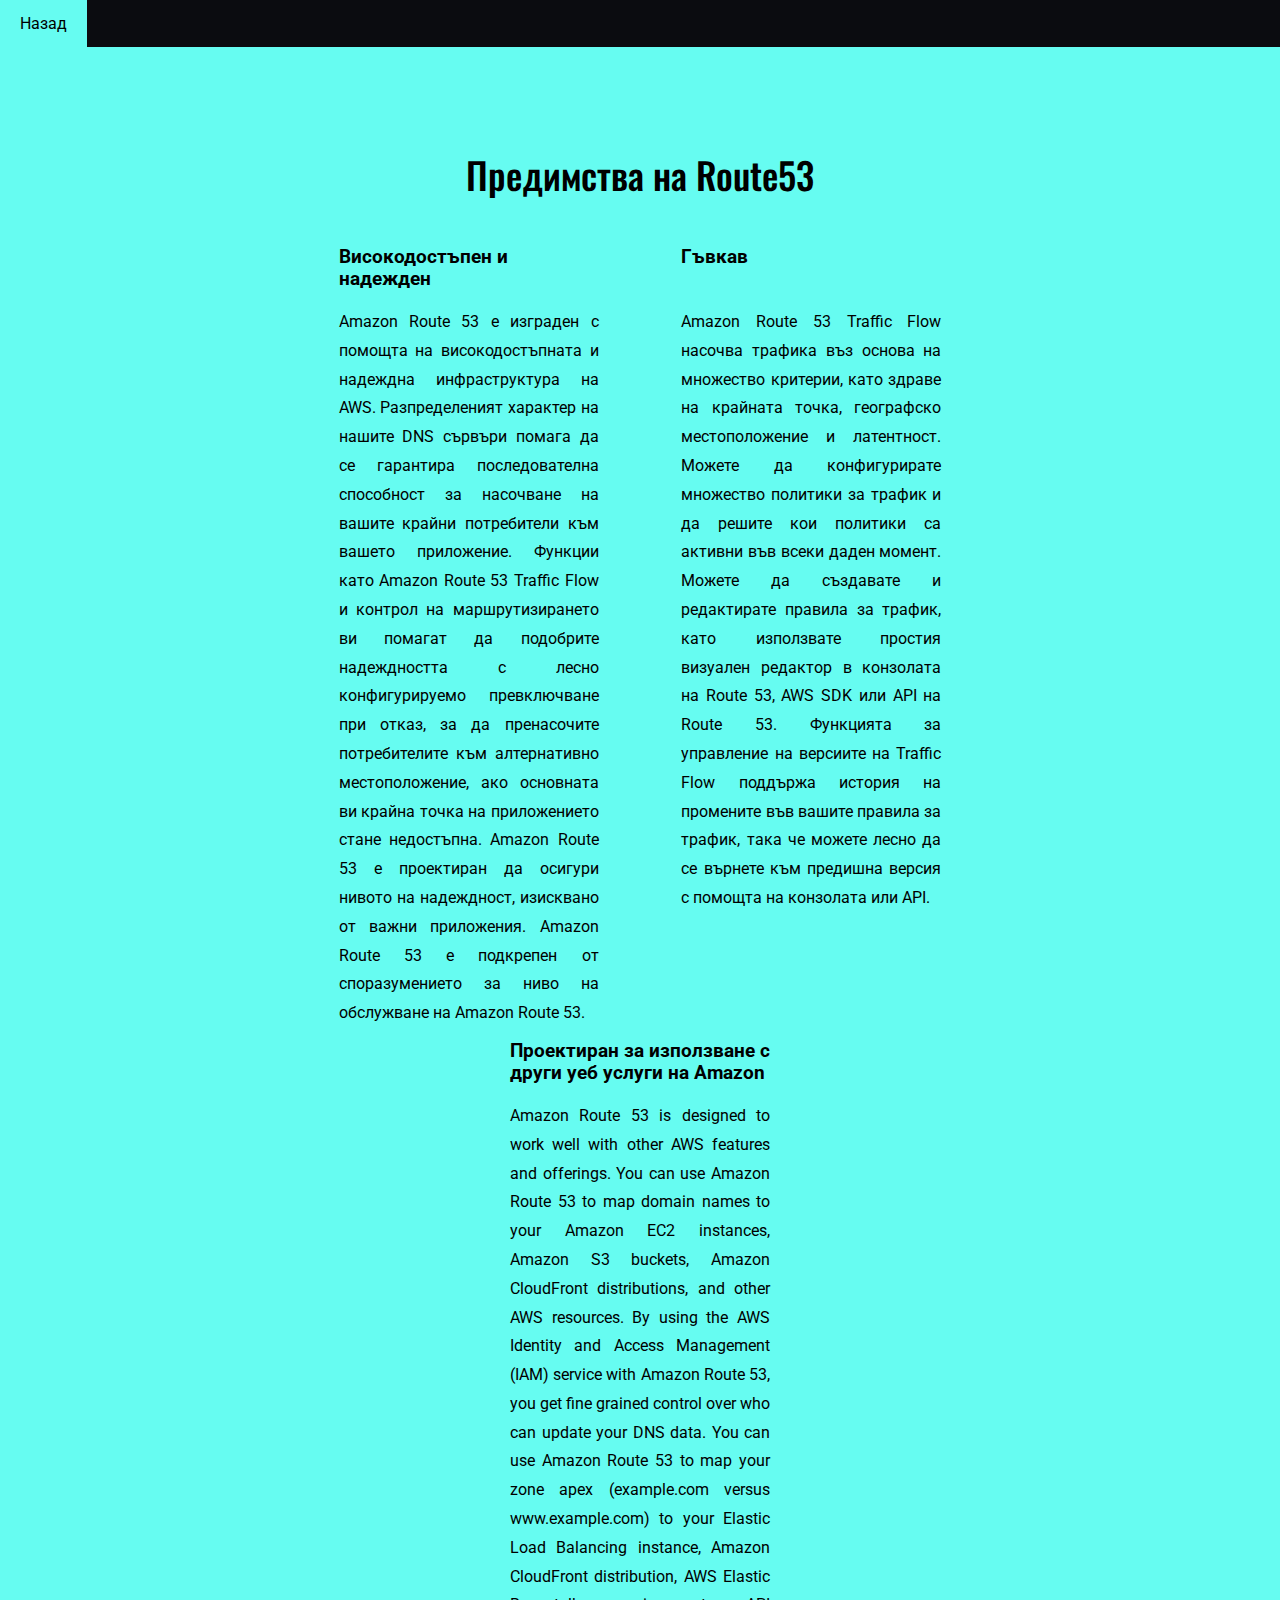
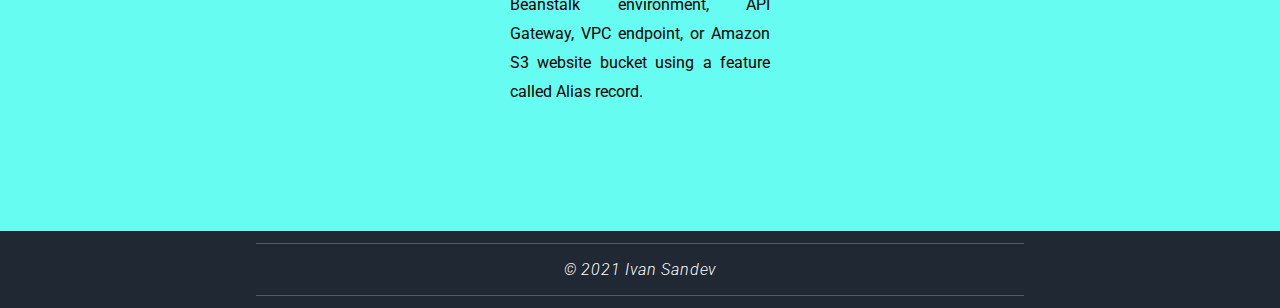
<file: route53_pros.html>
<!DOCTYPE html>
<html lang="en">

<head>
    <meta charset="UTF-8">
    <meta http-equiv="X-UA-Compatible" content="IE=edge">
    <meta name="viewport" content="width=device-width, initial-scale=1.0">
    <title>DNS Server</title>
    <!-- CSS -->
    <link rel="stylesheet" href="css/style.css">
    <!-- Google Fonts -->
    <link rel="preconnect" href="https://fonts.googleapis.com">
    <link rel="preconnect" href="https://fonts.gstatic.com" crossorigin>
    <link
        href="https://fonts.googleapis.com/css2?family=Roboto:ital,wght@0,300;0,400;0,500;0,700;1,300;1,400;1,500;1,700&display=swap"
        rel="stylesheet">
    <link href="https://fonts.googleapis.com/css2?family=Oswald:wght@400;500;600;700&display=swap" rel="stylesheet">

</head>

<body>
    <ul class="navbar">
        <li><a href="route53.html">Назад</a></li>
    </ul>

    <div class="background-2">
        <div class="container">
            <h1 class="section-heading">Предимства на Route53</h1>
            <div class="container-wide">
                <div>
                    <h3>Високодостъпен и надежден</h3>
                    <p>Amazon Route 53 е изграден с помощта на високодостъпната и надеждна инфраструктура на AWS.
                        Разпределеният характер на нашите DNS сървъри помага да се гарантира последователна способност
                        за насочване на вашите крайни потребители към вашето приложение. Функции като Amazon Route 53
                        Traffic Flow и контрол на маршрутизирането ви помагат да подобрите надеждността с лесно
                        конфигурируемо превключване при отказ, за да пренасочите потребителите към алтернативно
                        местоположение, ако основната ви крайна точка на приложението стане недостъпна. Amazon Route 53
                        е проектиран да осигури нивото на надеждност, изисквано от важни приложения. Amazon Route 53 е
                        подкрепен от споразумението за ниво на обслужване на Amazon Route 53.</p>
                </div>
                <div>
                    <h3>Гъвкав</h3>
                    <p>Amazon Route 53 Traffic Flow насочва трафика въз основа на множество критерии, като здраве на
                        крайната точка, географско местоположение и латентност. Можете да конфигурирате множество
                        политики за трафик и да решите кои политики са активни във всеки даден момент. Можете да
                        създавате и редактирате правила за трафик, като използвате простия визуален редактор в конзолата
                        на Route 53, AWS SDK или API на Route 53. Функцията за управление на версиите на Traffic Flow
                        поддържа история на промените във вашите правила за трафик, така че можете лесно да се върнете
                        към предишна версия с помощта на конзолата или API.</p>
                </div>
                <div>
                    <h3>Проектиран за използване с други уеб услуги на Amazon</h3>
                    <p>Amazon Route 53 is designed to work well with other AWS features and offerings. You can use
                        Amazon Route 53 to map domain names to your Amazon EC2 instances, Amazon S3 buckets, Amazon
                        CloudFront distributions, and other AWS resources. By using the AWS Identity and Access
                        Management (IAM) service with Amazon Route 53, you get fine grained control over who can update
                        your DNS data. You can use Amazon Route 53 to map your zone apex (example.com versus
                        www.example.com) to your Elastic Load Balancing instance, Amazon CloudFront distribution, AWS
                        Elastic Beanstalk environment, API Gateway, VPC endpoint, or Amazon S3 website bucket using a
                        feature called Alias record.
                    </p>
                </div>
            </div>
        </div>
    </div>

    <!-- Section - Как работи DNS -->
    <footer class="background-1">
        <p><em>© 2021 Ivan Sandev</em></p>
    </footer>

    <script src="scripts/script.js"></script>
</body>

</html>
</file>
<file: css/style.css>
/* 
COLORS:
0B0C10
1F2833
C5C6C7
66FCF1
45A29E
*/

* {
    margin: 0;
    padding: 0;
}

body {
    /* Debug */
    /* font-family:'Lucida Sans', 'Lucida Sans Regular', 'Lucida Grande', 'Lucida Sans Unicode', Geneva, Verdana, sans-serif; */
    font-family: 'Roboto', sans-serif;
    background-color: #000;
}

footer {
    padding: 12px 0;
    display: flex;
    justify-content: center;
}

footer p {
    text-align: center;
    font-weight: 300;
    letter-spacing: 0.05em;
    width: 60vw;
    border-top: 1px solid rgba(208, 210, 211, 0.3);
    border-bottom: 1px solid rgba(208, 210, 211, 0.3);
    padding: 16px 0;
}

.background-1 {
    background-color: #1F2833;
    color: #fff;
}

.background-2 {
    background-color: #66FCF1;
    color: #000;
}

.background-3 {
    background-color: #D0D2D3;
    color: #000;
}

.background-4 {
    background-color: #45A29E;
    color: white;
}


/* ----- NAVBAR ----- */
.navbar {
    list-style-type: none;
    margin: 0;
    padding: 0;
    overflow: hidden;
    background-color: #0B0C10;
}

.navbar li {
    float: left;
}

.navbar li a {
    display: block;
    color: #fff;
    text-align: center;
    padding: 14px 20px;
    text-decoration: none;
}

.navbar li a:hover {
    background-color: #66FCF1;
    color: #000;
}

.navbar li .active {
    background-color: #1F2833;
}

.navbar #last {
    background-color: #66FCF1;
    color: #000;
    position: absolute;
    right: 0;
    width: 160px;
}

/* .navbar #last:hover {
    color: #000;
    background-color: #fff;
} */

.navbar #author-quick-info {
    position: absolute;
    margin: 0;
    top: 47px;
    right: 0px;
    width: 144px;
    padding: 20px 28px;
    background-color: #D0D2D3;
    line-height: 1.8em;
    opacity: 0;
}

#author-info {
    padding: 60px 34px;
    font-size: 1.2em;
}


#author-info h3{
    font-size: 1.2em;
    line-height: 2em;
    font-weight: 300;
}

#profile-picture {
    display: flex;
    width: 500px;
    justify-content: center;
}

#profile-picture img {
    width: 400px;
    border-radius: 50%;
    border: 12px solid #66FCF1;
    box-shadow: #000 0 0 16px;
}


/* MAIN CONTENT */
.container {
    width: 60vw;
    margin: 0 auto;
    display: flex;
    flex-flow: row wrap;
    text-align: center;
    /* height: 650px; */
    padding: 100px 0;
    align-content: center;
    text-align: left;
}

.container .basic-info {
    flex: 1 40%;
    text-align: left;
    font-size: 1.2em;
    width: 40%;
}

.container h1 {
    margin: 0 0 16px;
    font-size: 2.3em;
    text-align: center;
}

.container p {
    margin: 12px 0;
    line-height: 1.8em;
    /* width: 100vw; */
    text-align: justify;
}

.dns-image {
    width: 520px;
    display: flex;
    justify-content: center;
}

.dns-image img {
    height: 400px;
}

.aws-image {
    padding: 50px 0 0;
    width: 500px;
    display: flex;
    justify-content: center;
}

.aws-image img {
    height: 200px;
}

.container .section-heading {
    font-family: 'Oswald', sans-serif;
    font-weight: 500;
    text-align: center;
    padding-bottom: 16px;
    width: 100vw;
}

.container #main-heading {
    font-family: 'Oswald', sans-serif;
    font-weight: 500;
    text-align: center;
    padding-bottom: 14px;
    margin: 18px 0 0;
    text-align: left;
}

.container a {
    font-weight: 600;
}

.background-1 .container a, .background-4 .container a {
    color: white;
}

.background-3 .container a {
    color: black;
}

.container span {
    font-weight: 600;
}

.container ol {
    line-height: 1.5em;
    width: 100%;
}


.container ol p {
    margin: 4px 0;
}

.container ol code {
    padding: 8px 12px;
    margin: 4px 0;
    background-color: rgb(14, 14, 14);
    color: white;
    display: block;
    width: 100%;
    font-size: 16px;
    line-height: 1.7em;
}

.container li { 
    margin: 20px 0;
    line-height: 1.5em;
}

#creating-dns-container>* {
    margin: 40px 0;
}


.container .read-more {
    height: 36px;
    width: 180px;
    border: none;
    /* border-top-left-radius: 30px;
    border-bottom-left-radius: 30px; */
    border-radius: 4px;
    font-size: 1.1rem;
    background-color: #1F2833;
    color: #fff;
    font-weight: 600;
    cursor: pointer;
    margin: 20px auto 0;
    box-shadow: black 0 2px 2px;
}

.container .read-more:hover {
    background-color: #3e4b5a;
}

.background-1 .container .read-more {
    background-color: #66FCF1;
    color: #000;
}

.background-1 .container .read-more:hover {
    background-color: #3ddfd4;
    color: #000;
}

/* FULL WIDTH SECTION (with mini containers) */
.container-wide-wrapper {
    padding: 30px 0;
    font-family: 'Oswald', sans-serif;
    font-weight: 400;
}

.container-wide {
    width: 100%;
    margin: 0 auto;
    padding: 12px 0;
    display: flex;
    flex-flow: row wrap;
    text-align: center;
    /* height: 250px; */
    min-height: 250px;
    align-content: center;
    justify-content: space-evenly;
}

.container-wide>* {
    max-width: 260px;
}

.container-wide h3{
    display: block;
    height: 50px;
    width: 100%;
    text-align: left;
}

.container-wide table {
    height: 200px;
    width: 200px;
    background-color: #66FCF1;
    /* background-color: #C5C6C7; */
    color: #000;
    padding: 14px;
    border-radius: 6px;
    box-shadow: black 0px 0px 12px;
}

.container-wide table th {
    font-size: 1.4em;
    font-weight: 400;
    line-height: 1.35em;
}

.container-wide table button {
    width: 32px;
    height: 32px;
    border: none;
    font-size: 1.3rem;
    /* background-color: #1F2833; */
    background-color: #1F2833;
    border-radius: 4px;
    color: #fff;
    float: right;
}

.container-wide table td {
    height: 32px;
}

.container-wide table .numbering {
    font-size: 0.9em;
    text-align: left;
    padding-left: 10px;
    opacity: 0.35;
}

.container-wide button {
    cursor: pointer;
}

/* POPUP (for DNS step by step explanation) */
.popup .overlay {
    position: fixed;
    top: 0px;
    left: 0px;
    width: 100vw;
    height: 100vh;
    background: rgba(0, 0, 0, 0.7);
    z-index: 1;
    display: none;
}

.popup .content {
    display: none;
    position: fixed;
    top: 50%;
    left: 50%;
    transform: translate(-50%, -50%) scale(0);
    background: #fff;
    color: black;
    width: 650px;
    /* height: 320px; */
    z-index: 2;
    text-align: center;
    padding: 30px;
    box-sizing: border-box;
    line-height: 1.6em;
}

.popup .content h1{
    margin: 18px 0 34px;
}

.popup .content p{
    margin: 0 0 12px;
}

.popup .close-btn {
    cursor: pointer;
    position: absolute;
    right: 20px;
    top: 20px;
    width: 30px;
    height: 30px;
    background: #222;
    color: #fff;
    font-size: 25px;
    font-weight: 600;
    line-height: 30px;
    text-align: center;
    /* border-radius: 50%; */
    border-radius: 4px;
}

.popup.active .overlay {
    display: block;
}

.popup.active .content {
    display: block;
    /* transition: all 300ms ease-in-out; */
    transform: translate(-50%, -50%) scale(1);
}
</file>
